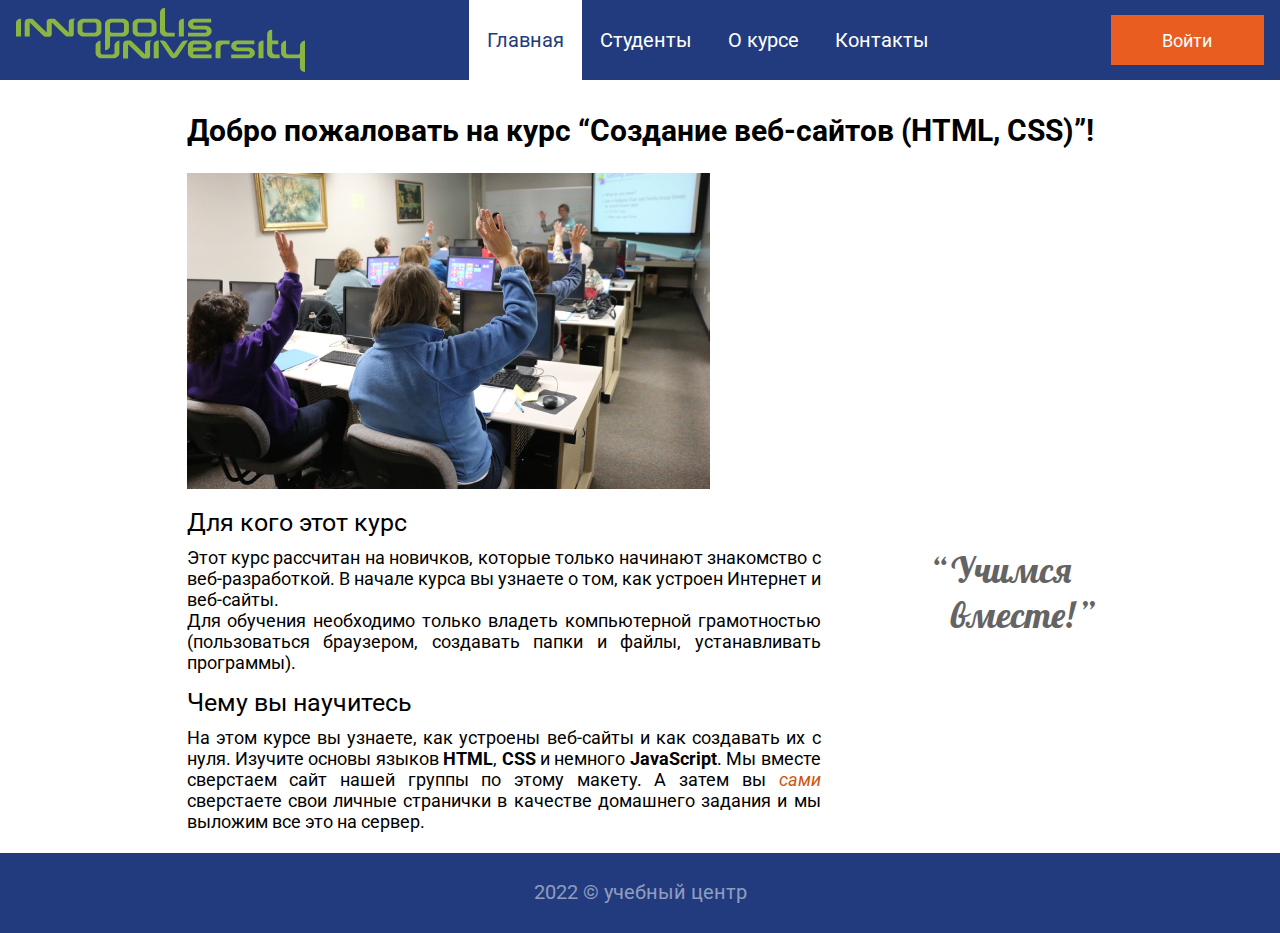
<file: index.html>
<!DOCTYPE html>
<html lang="ru">
  <head>
    <meta charset="UTF-8" />
    <meta http-equiv="X-UA-Compatible" content="IE=edge" />
    <meta name="viewport" content="width=device-width, initial-scale=1.0" />
    <title>Study</title>
    <link rel="stylesheet" href="style/style.css" />
    <link rel="preconnect" href="https://fonts.googleapis.com" />
    <link rel="preconnect" href="https://fonts.gstatic.com" crossorigin />
    <link
      href="https://fonts.googleapis.com/css2?family=Roboto:ital,wght@0,400;0,700;1,400&display=swap"
      rel="stylesheet"
    />
    <link rel="preconnect" href="https://fonts.googleapis.com" />
    <link rel="preconnect" href="https://fonts.gstatic.com" crossorigin />
    <link
      href="https://fonts.googleapis.com/css2?family=Lobster&family=Roboto:ital,wght@0,400;0,700;1,400&display=swap"
      rel="stylesheet"
    />
    <script defer src="js/login-popup.js"></script>
  </head>
  <body>
    <header class="header">
      <img class="header-logo" src="img/header-logo.svg" alt="Логотип Университета Иннополис" />
      <ul class="header-menu">
        <li>
          <a class="header-menu_link header-menu_active-link" href="#">Главная</a>
        </li>
        <li><a class="header-menu_link" href="students.html">Студенты</a></li>
        <li><a class="header-menu_link" href="about.html">О курсе</a></li>
        <li><a class="header-menu_link" href="contacts.html">Контакты</a></li>
      </ul>
      <a class="login-button btn" href="#">Войти</a>
      <div class="login-popup">
        <h2 class="popup-heading">Войти на сайт</h2>
        <form class="popup-form" action="" method="get">
          <input
            class="popup-form-login-input"
            name="login"
            type="text"
            placeholder="Логин"
            required=""
          />
          <input
            class="popup-form-password-input"
            name="password"
            type="password"
            placeholder="Пароль"
            required=""
          />
          <button class="popup-form-button" type="submit">Войти</button>
        </form>
      </div>
    </header>

    <main class="main">
      <h1 class="main-header">Добро пожаловать на курс “Создание веб-сайтов (HTML, CSS)”!</h1>
      <img
        class="main-img"
        src="img/main-img.jpg"
        alt="Фото компьютерного класса"
        width="523"
        height="316"
      />

      <div class="main-course">
        <h2 class="main-course-heading">Для кого этот курс</h2>
        <div class="main-course-block">
          <p class="main-course-block-paragraph">
            Этот курс рассчитан на новичков, которые только начинают знакомство с веб-разработкой. В
            начале курса вы узнаете о том, как устроен Интернет и веб-сайты. <br />
            Для обучения необходимо только владеть компьютерной грамотностью (пользоваться
            браузером, создавать папки и файлы, устанавливать программы).
          </p>

          <aside class="main-course-block-slogan">
            <blockquote class="main-course-block-slogan-text">
              <span class="main-course-block-slogan-text-quotes_left">&#8220;</span>
              Учимся <br />
              вместе!
              <span class="main-course-block-slogan-text-quotes_right">&#8221;</span>
            </blockquote>
          </aside>
        </div>
      </div>

      <div class="main-learn">
        <h2 class="main-learn-heading">Чему вы научитесь</h2>
        <p class="main-learn-paragraph">
          На этом курсе вы узнаете, как устроены веб-сайты и как создавать их с нуля. Изучите основы
          языков <strong>HTML</strong>, <strong>CSS</strong> и немного <strong>JavaScript</strong>.
          Мы вместе сверстаем сайт нашей группы по этому макету. А затем вы <em>сами</em> сверстаете
          свои личные странички в качестве домашнего задания и мы выложим все это на сервер.
        </p>
      </div>
    </main>

    <footer class="footer">
      <p class="footer-сopyright">
        2022 &#169;
        <a class="footer-сopyright-link" href="https://innopolis.university/">учебный центр</a>
      </p>
    </footer>
  </body>
</html>
</file>
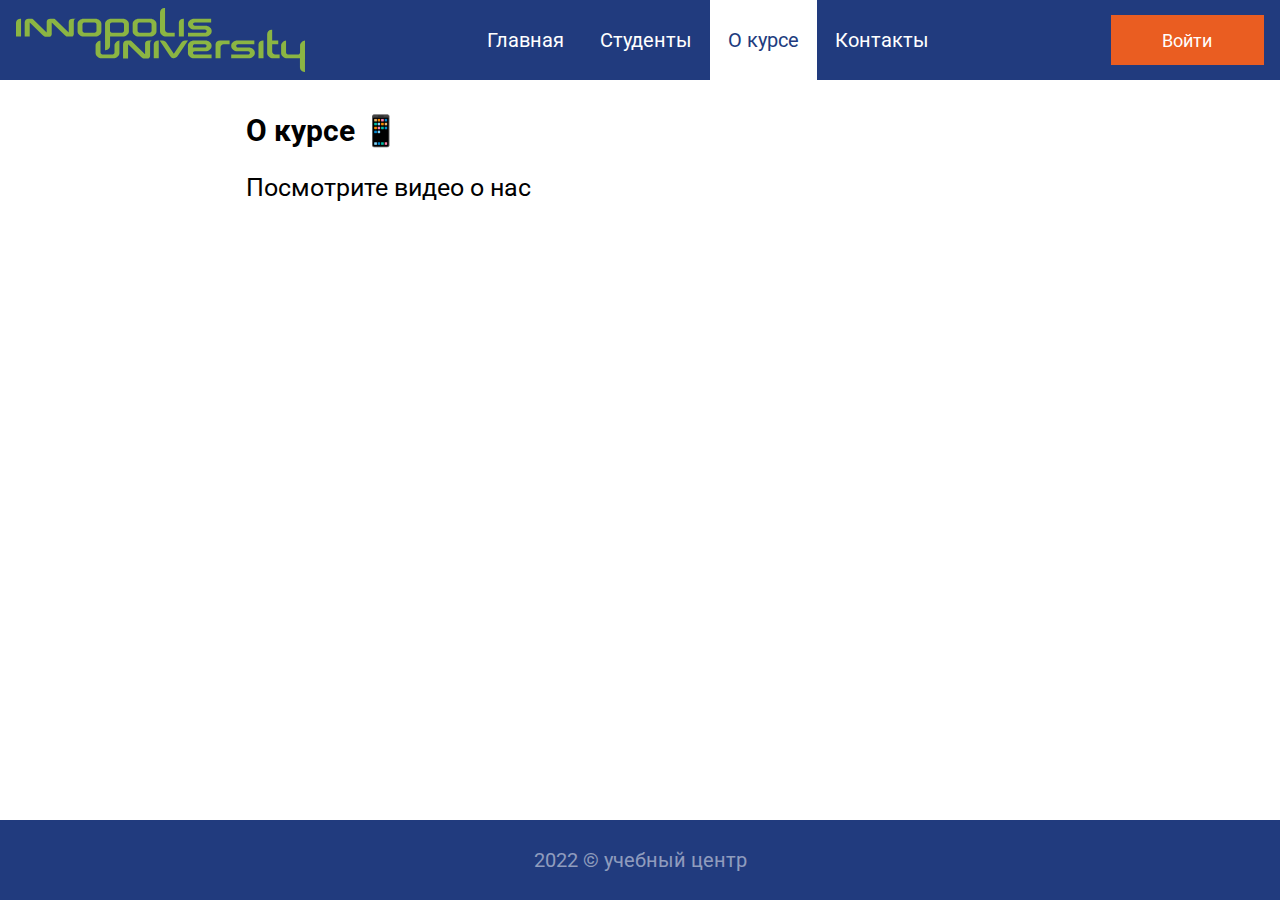
<file: about.html>
<!DOCTYPE html>
<html lang="ru">
  <head>
    <meta charset="UTF-8" />
    <meta http-equiv="X-UA-Compatible" content="IE=edge" />
    <meta name="viewport" content="width=device-width, initial-scale=1.0" />
    <title>About</title>
    <link rel="stylesheet" href="style/style.css" />
    <link rel="preconnect" href="https://fonts.googleapis.com" />
    <link rel="preconnect" href="https://fonts.gstatic.com" crossorigin />
    <link
      href="https://fonts.googleapis.com/css2?family=Roboto:ital,wght@0,400;0,700;1,400&display=swap"
      rel="stylesheet"
    />
    <link rel="preconnect" href="https://fonts.googleapis.com" />
    <link rel="preconnect" href="https://fonts.gstatic.com" crossorigin />
    <link
      href="https://fonts.googleapis.com/css2?family=Lobster&family=Roboto:ital,wght@0,400;0,700;1,400&display=swap"
      rel="stylesheet"
    />
    <script defer src="js/login-popup.js"></script>
  </head>
  <body>
    <header class="header">
      <img class="header-logo" src="img/header-logo.svg" alt="Логотип Университета Иннополис" />
      <ul class="header-menu">
        <li>
          <a class="header-menu_link" href="index.html">Главная</a>
        </li>
        <li>
          <a class="header-menu_link" href="students.html">Студенты</a>
        </li>
        <li>
          <a class="header-menu_link header-menu_active-link" href="#">О курсе</a>
        </li>
        <li><a class="header-menu_link" href="contacts.html">Контакты</a></li>
      </ul>
      <a class="login-button" href="#">Войти</a>
      <div class="login-popup">
        <h2 class="popup-heading">Войти на сайт</h2>
        <form class="popup-form" action="" method="get">
          <input
            class="popup-form-login-input"
            name="login"
            type="text"
            placeholder="Логин"
            required=""
          />
          <input
            class="popup-form-password-input"
            name="password"
            type="password"
            placeholder="Пароль"
            required=""
          />
          <button class="popup-form-button" type="submit">Войти</button>
        </form>
      </div>
    </header>

    <main class="main main-width_about">
      <h1 class="main-header">О курсе &#128241;</h1>
      <h2 class="main-about-heading">Посмотрите видео о нас</h2>
      <div class="main-about-block-video">
        <iframe
          class="main-about-video"
          src="https://www.youtube.com/embed/jfbqsfmjPRw"
          title="YouTube video player"
          frameborder="0"
          allow="accelerometer; autoplay; clipboard-write; encrypted-media; gyroscope; picture-in-picture"
          allowfullscreen
        ></iframe>
      </div>
    </main>

    <footer class="footer">
      <p class="footer-сopyright">
        2022 &#169;
        <a class="footer-сopyright-link" href="https://innopolis.university/">учебный центр</a>
      </p>
    </footer>
  </body>
</html>
</file>
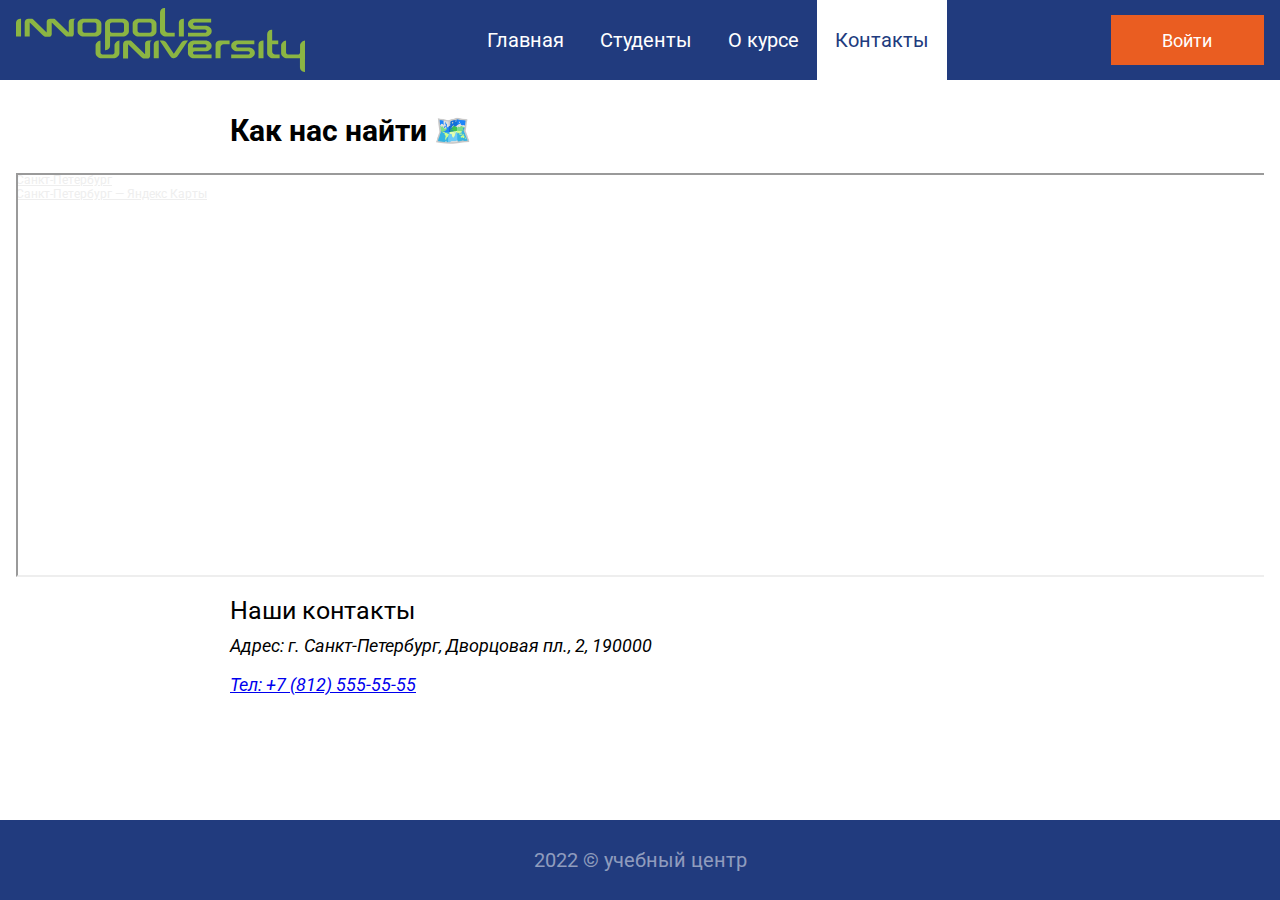
<file: contacts.html>
<!DOCTYPE html>
<html lang="ru">
  <head>
    <meta charset="UTF-8" />
    <meta http-equiv="X-UA-Compatible" content="IE=edge" />
    <meta name="viewport" content="width=device-width, initial-scale=1.0" />
    <title>Contacts</title>
    <link rel="stylesheet" href="style/style.css" />
    <link rel="preconnect" href="https://fonts.googleapis.com" />
    <link rel="preconnect" href="https://fonts.gstatic.com" crossorigin />
    <link
      href="https://fonts.googleapis.com/css2?family=Roboto:ital,wght@0,400;0,700;1,400&display=swap"
      rel="stylesheet"
    />
    <link rel="preconnect" href="https://fonts.googleapis.com" />
    <link rel="preconnect" href="https://fonts.gstatic.com" crossorigin />
    <link
      href="https://fonts.googleapis.com/css2?family=Lobster&family=Roboto:ital,wght@0,400;0,700;1,400&display=swap"
      rel="stylesheet"
    />
    <script defer src="js/login-popup.js"></script>
  </head>
  <body>
    <header class="header">
      <img class="header-logo" src="img/header-logo.svg" alt="Логотип Университета Иннополис" />
      <ul class="header-menu">
        <li>
          <a class="header-menu_link" href="index.html">Главная</a>
        </li>
        <li>
          <a class="header-menu_link" href="students.html">Студенты</a>
        </li>
        <li><a class="header-menu_link" href="about.html">О курсе</a></li>
        <li>
          <a class="header-menu_link header-menu_active-link" href="#">Контакты</a>
        </li>
      </ul>
      <a class="login-button" href="#">Войти</a>
      <div class="login-popup">
        <h2 class="popup-heading">Войти на сайт</h2>
        <form class="popup-form" action="" method="get">
          <input
            class="popup-form-login-input"
            name="login"
            type="text"
            placeholder="Логин"
            required=""
          />
          <input
            class="popup-form-password-input"
            name="password"
            type="password"
            placeholder="Пароль"
            required=""
          />
          <button class="popup-form-button" type="submit">Войти</button>
        </form>
      </div>
    </header>

    <main class="main main-width_contacts">
      <h1 class="main-header main-contacts-header">Как нас найти 🗺️️</h1>
      <div class="main-map" style="position: relative; overflow: hidden">
        <a
          href="https://yandex.ru/maps/2/saint-petersburg/?utm_medium=mapframe&utm_source=maps"
          style="color: #eee; font-size: 12px; position: absolute; top: 0px"
          >Санкт‑Петербург</a
        ><a
          href="https://yandex.ru/maps/2/saint-petersburg/?ll=30.320780%2C59.941247&utm_medium=mapframe&utm_source=maps&z=12"
          style="color: #eee; font-size: 12px; position: absolute; top: 14px"
          >Санкт‑Петербург — Яндекс Карты</a
        ><iframe
          class="main-map-contacts"
          src="https://yandex.ru/map-widget/v1/-/CCUjE2EK0A"
          width="560"
          height="400"
          frameborder="1"
          allowfullscreen="true"
          style="position: relative"
        ></iframe>
      </div>
      <div class="main-contacts">
        <h2 class="main-contacts-heading">Наши контакты</h2>
        <address class="main-our_contacts">
          <p>Адрес: г. Санкт-Петербург, Дворцовая пл., 2, 190000</p>
          <a class="main-our_contacts-phone" href="tel:+78125555555">Тел: +7 (812) 555-55-55</a>
        </address>
      </div>
    </main>

    <footer class="footer">
      <p class="footer-сopyright">
        2022 &#169;
        <a class="footer-сopyright-link" href="https://innopolis.university/">учебный центр</a>
      </p>
    </footer>
  </body>
</html>
</file>
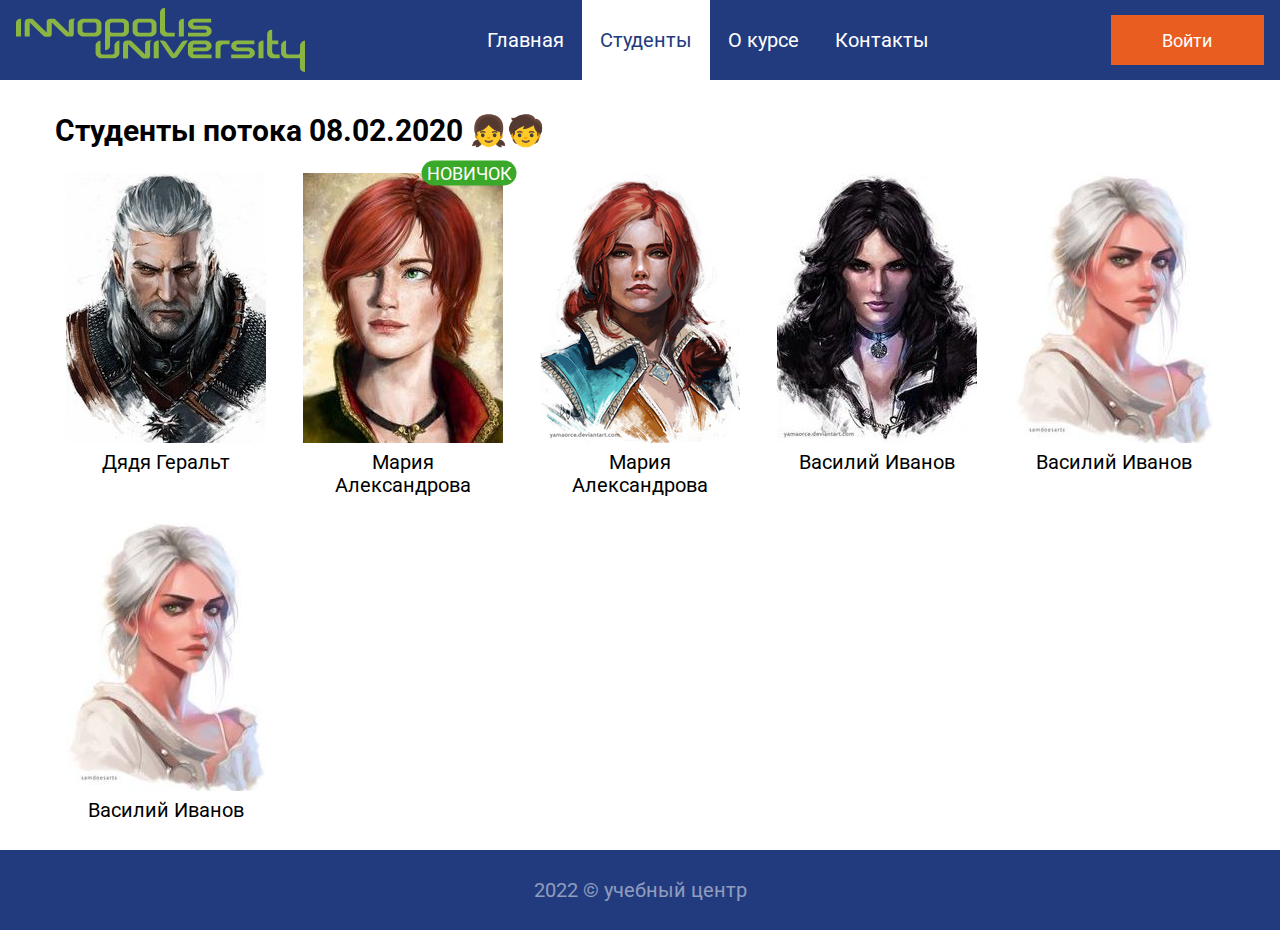
<file: students.html>
<!DOCTYPE html>
<html lang="ru">
  <head>
    <meta charset="UTF-8" />
    <meta http-equiv="X-UA-Compatible" content="IE=edge" />
    <meta name="viewport" content="width=device-width, initial-scale=1.0" />
    <title>Students</title>
    <link rel="stylesheet" href="style/style.css" />
    <link rel="preconnect" href="https://fonts.googleapis.com" />
    <link rel="preconnect" href="https://fonts.gstatic.com" crossorigin />
    <link
      href="https://fonts.googleapis.com/css2?family=Roboto:ital,wght@0,400;0,700;1,400&display=swap"
      rel="stylesheet"
    />
    <link rel="preconnect" href="https://fonts.googleapis.com" />
    <link rel="preconnect" href="https://fonts.gstatic.com" crossorigin />
    <link
      href="https://fonts.googleapis.com/css2?family=Lobster&family=Roboto:ital,wght@0,400;0,700;1,400&display=swap"
      rel="stylesheet"
    />
    <script defer src="js/login-popup.js"></script>
  </head>
  <body>
    <header class="header">
      <img class="header-logo" src="img/header-logo.svg" alt="Логотип Университета Иннополис" />
      <ul class="header-menu">
        <li>
          <a class="header-menu_link" href="index.html">Главная</a>
        </li>
        <li>
          <a class="header-menu_link header-menu_active-link" href="#">Студенты</a>
        </li>
        <li><a class="header-menu_link" href="about.html">О курсе</a></li>
        <li><a class="header-menu_link" href="contacts.html">Контакты</a></li>
      </ul>
      <a class="login-button" href="#">Войти</a>
      <div class="login-popup">
        <h2 class="popup-heading">Войти на сайт</h2>
        <form class="popup-form" action="" method="get">
          <input
            class="popup-form-login-input"
            name="login"
            type="text"
            placeholder="Логин"
            required=""
          />
          <input
            class="popup-form-password-input"
            name="password"
            type="password"
            placeholder="Пароль"
            required=""
          />
          <button class="popup-form-button" type="submit">Войти</button>
        </form>
      </div>
    </header>

    <main class="main main-width_students">
      <h1 class="main-header header-students">Студенты потока 08.02.2020</h1>
      <div class="main-students">
        <a class="main-students-link" href="witcher.html">
          <section class="main-students-card">
            <img class="main-students-card-img" src="img/student-1.jpg" alt="Avatar" />
            <p class="main-students-card-name">Дядя Геральт</p>
          </section>
        </a>
        <a class="main-students-link" href="index.html">
          <section class="main-students-card">
            <img class="main-students-card-img" src="img/student-2.jpg" alt="Avatar" />
            <p class="main-students-card-name">
              Мария <br />
              Александрова
            </p>
            <span class="main-students-card-newbie">Новичок</span>
          </section>
        </a>
        <a class="main-students-link" href="index.html">
          <section class="main-students-card">
            <img class="main-students-card-img" src="img/student-3.jpg" alt="Avatar" />
            <p class="main-students-card-name">
              Мария <br />
              Александрова
            </p>
          </section>
        </a>
        <a class="main-students-link" href="index.html">
          <section class="main-students-card">
            <img class="main-students-card-img" src="img/student-4.jpg" alt="Avatar" />
            <p class="main-students-card-name">Василий Иванов</p>
          </section>
        </a>
        <a class="main-students-link" href="index.html">
          <section class="main-students-card">
            <img class="main-students-card-img" src="img/student-5.jpg" alt="Avatar" />
            <p class="main-students-card-name">Василий Иванов</p>
          </section>
        </a>
        <a class="main-students-link" href="index.html">
          <section class="main-students-card">
            <img class="main-students-card-img" src="img/student-5.jpg" alt="Avatar" />
            <p class="main-students-card-name">Василий Иванов</p>
          </section>
        </a>
      </div>
    </main>

    <footer class="footer">
      <p class="footer-сopyright">
        2022 &#169;
        <a class="footer-сopyright-link" href="https://innopolis.university/">учебный центр</a>
      </p>
    </footer>
  </body>
</html>
</file>
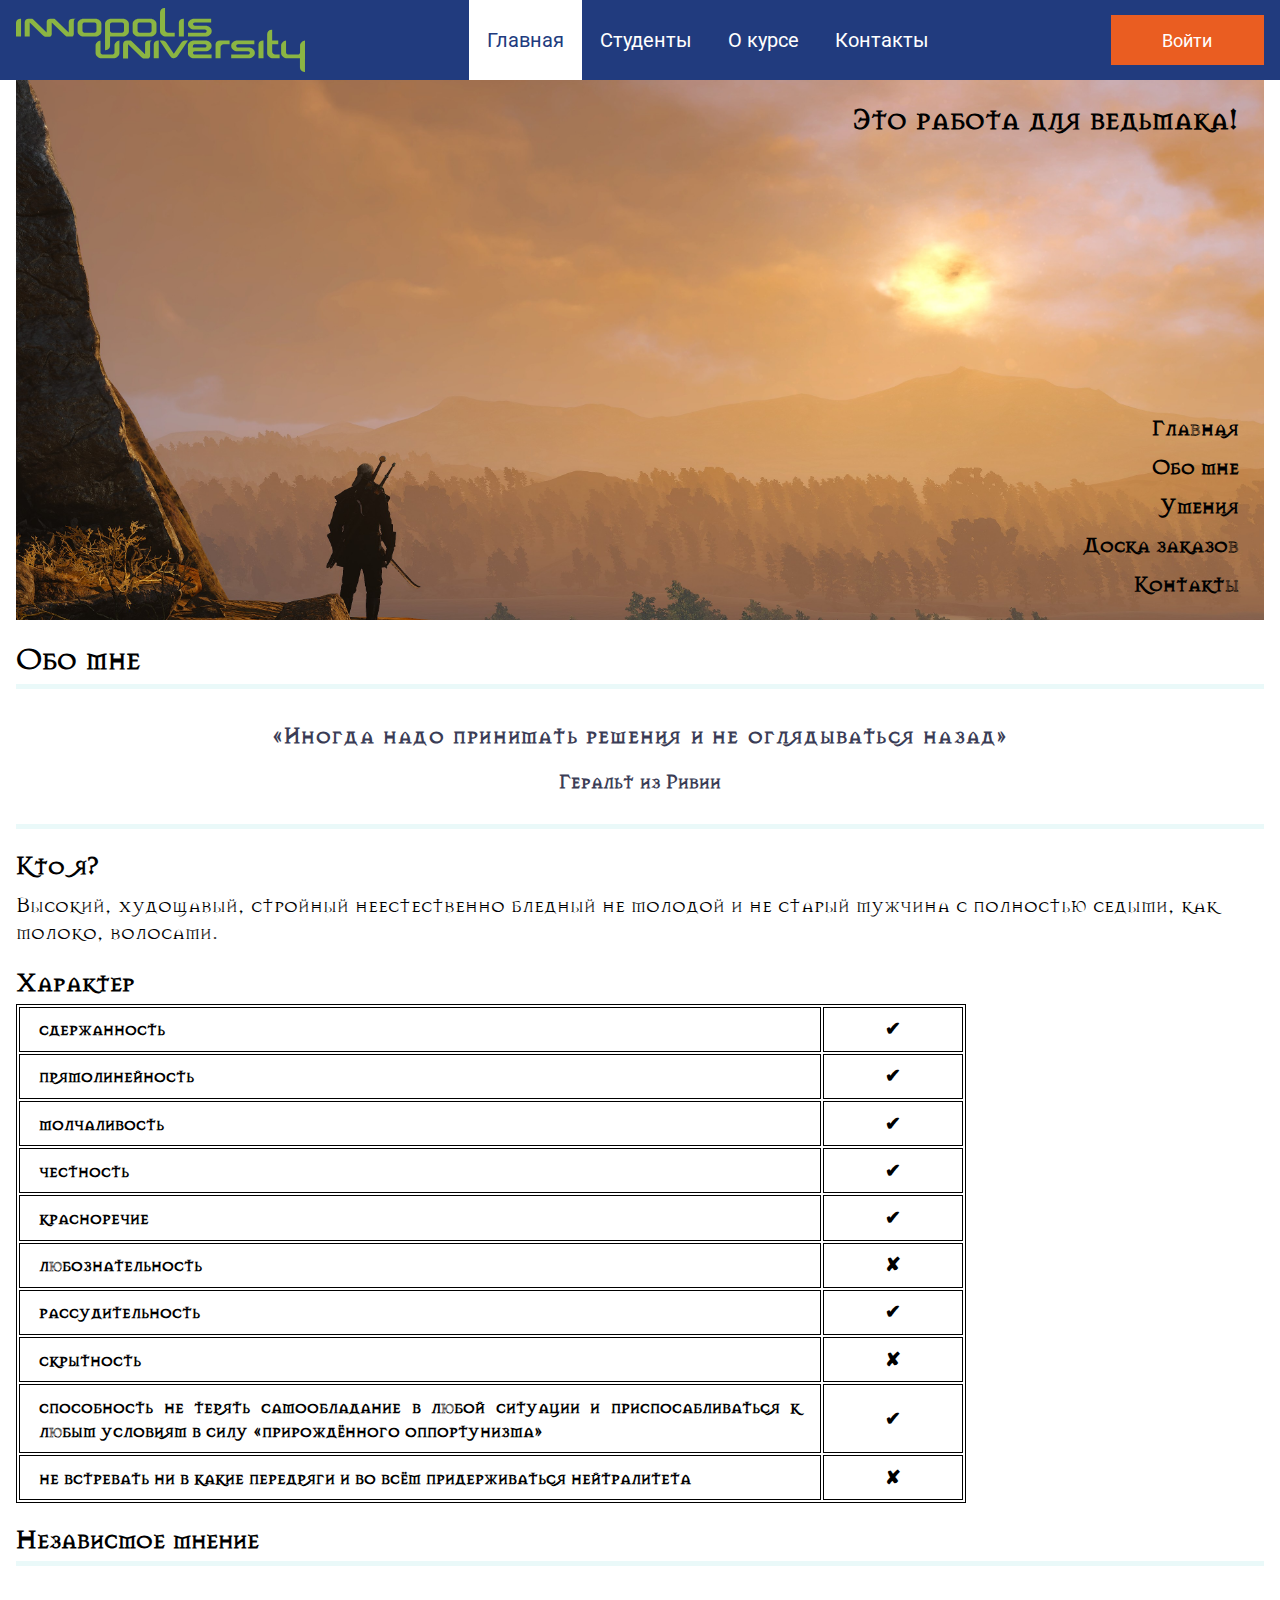
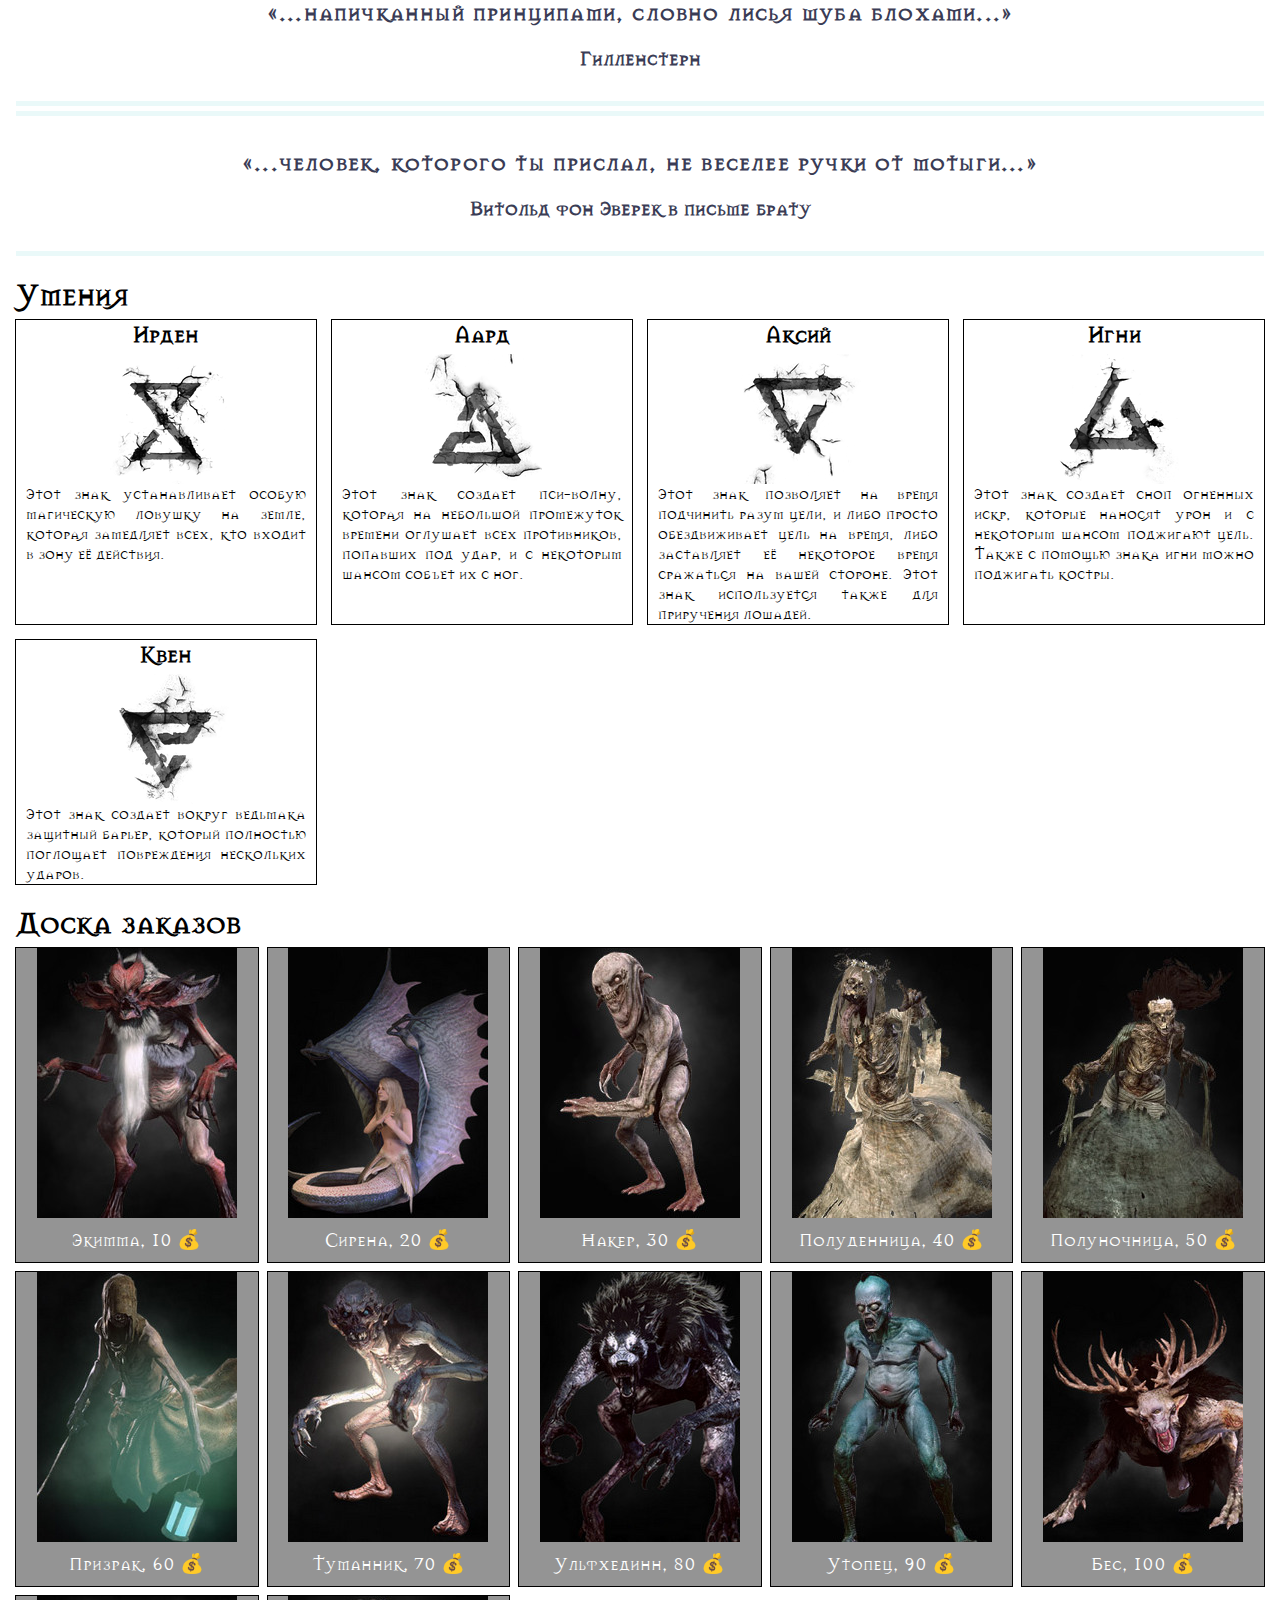
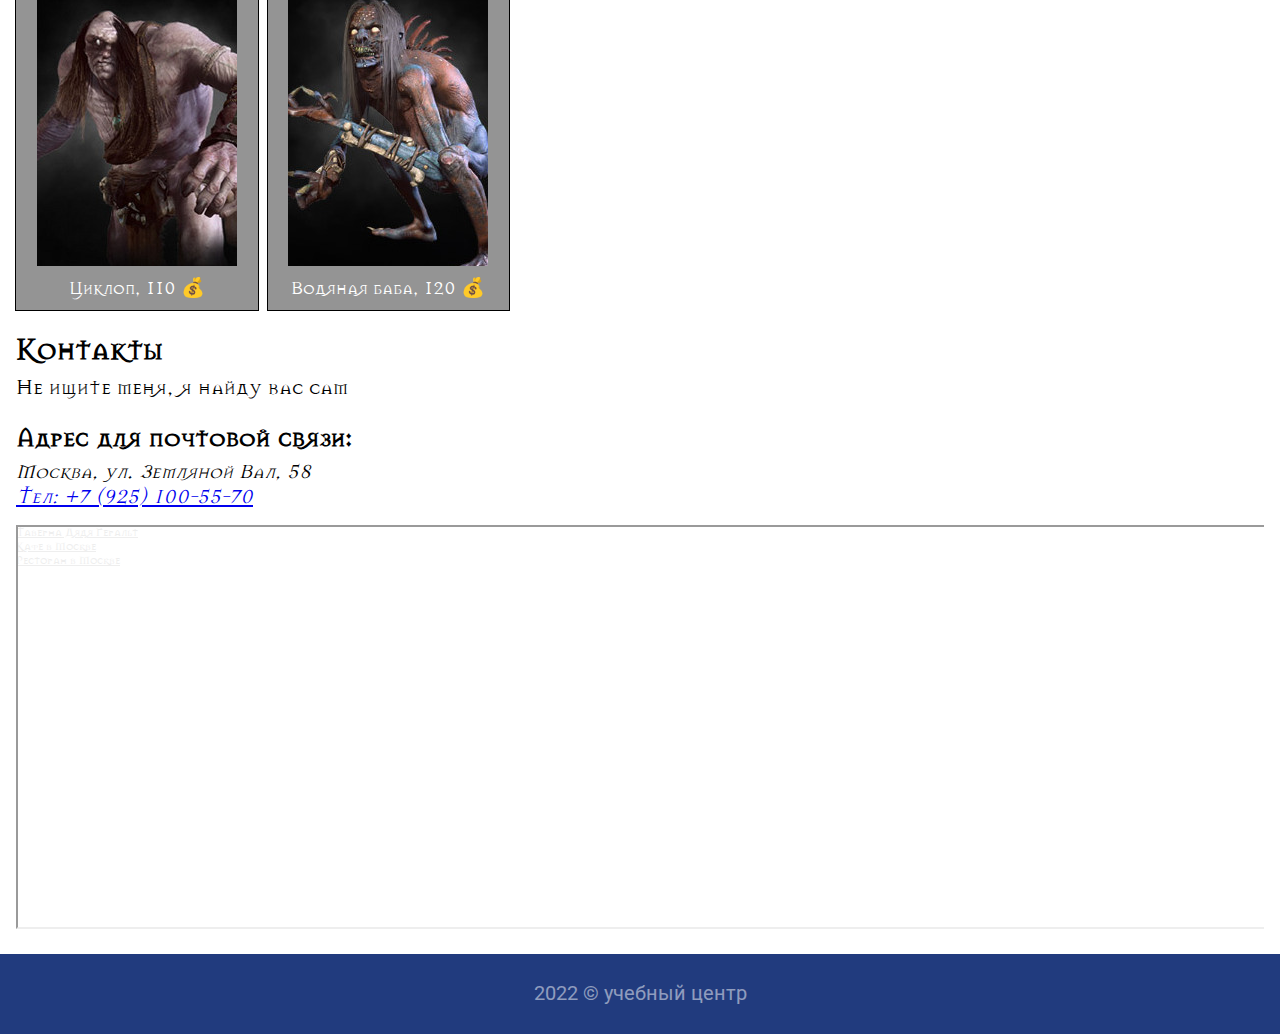
<file: witcher.html>
<!DOCTYPE html>
<html lang="ru">
  <head>
    <meta charset="UTF-8" />
    <meta http-equiv="X-UA-Compatible" content="IE=edge" />
    <meta name="viewport" content="width=device-width, initial-scale=1.0" />
    <title>Это работа для ведьмака!</title>
    <link rel="stylesheet" href="style/style.css" />
    <link rel="preconnect" href="https://fonts.googleapis.com" />
    <link rel="preconnect" href="https://fonts.gstatic.com" crossorigin />
    <link
      href="https://fonts.googleapis.com/css2?family=Roboto:ital,wght@0,400;0,700;1,400&display=swap"
      rel="stylesheet"
    />
    <link rel="preconnect" href="https://fonts.googleapis.com" />
    <link rel="preconnect" href="https://fonts.gstatic.com" crossorigin />
    <link
      href="https://fonts.googleapis.com/css2?family=Lobster&family=Roboto:ital,wght@0,400;0,700;1,400&display=swap"
      rel="stylesheet"
    />
    <script defer src="js/login-popup.js"></script>
  </head>
  <body>
    <header class="header">
      <img class="header-logo" src="img/header-logo.svg" alt="Логотип Университета Иннополис" />
      <ul class="header-menu">
        <li>
          <a class="header-menu_link header-menu_active-link" href="index.html">Главная</a>
        </li>
        <li><a class="header-menu_link" href="students.html">Студенты</a></li>
        <li><a class="header-menu_link" href="about.html">О курсе</a></li>
        <li><a class="header-menu_link" href="contacts.html">Контакты</a></li>
      </ul>
      <a class="login-button" href="#">Войти</a>
      <div class="login-popup">
        <h2 class="popup-heading">Войти на сайт</h2>
        <form class="popup-form" action="" method="get">
          <input
            class="popup-form-login-input"
            name="login"
            type="text"
            placeholder="Логин"
            required=""
          />
          <input
            class="popup-form-password-input"
            name="password"
            type="password"
            placeholder="Пароль"
            required=""
          />
          <button class="popup-form-button" type="submit">Войти</button>
        </form>
      </div>
    </header>

    <main class="main witcher">
      <div class="witcher-header">
        <h1 id="witcher-heading">Это работа для ведьмака!</h1>
        <ul class="witcher-navigation">
          <li><a class="witcher-navigation-link" href="#witcher-heading">Главная</a></li>
          <li><a class="witcher-navigation-link" href="#witcher-about-heading">Обо мне</a></li>
          <li><a class="witcher-navigation-link" href="#witcher-ability-heading">Умения</a></li>
          <li>
            <a class="witcher-navigation-link" href="#witcher-board-heading">Доска заказов</a>
          </li>
          <li><a class="witcher-navigation-link" href="#witcher-contacts-heading">Контакты</a></li>
        </ul>
      </div>

      <div class="witcher-about">
        <h2 id="witcher-about-heading">Обо мне</h2>
        <blockquote class="witcher-about-quote">
          <p>«Иногда надо принимать решения и не оглядываться назад»</p>
          <cite>Геральт из Ривии</cite>
        </blockquote>
        <div class="witcher-about-summary">
          <div class="witcher-about-summary-who">
            <h3>Кто я?</h3>
            <p>
              Высокий, худощавый, стройный неестественно бледный не молодой и не старый мужчина с
              полностью седыми, как молоко, волосами.
            </p>
          </div>
          <div class="witcher-about-summary-character">
            <h3>Характер</h3>
            <table class="table-character">
              <tr class="table-character-row">
                <td>сдержанность</td>
                <td>&#10004;</td>
              </tr>
              <tr class="table-character-row">
                <td>прямолинейность</td>
                <td>&#10004;</td>
              </tr>
              <tr class="table-character-row">
                <td>молчаливость</td>
                <td>&#10004;</td>
              </tr>
              <tr class="table-character-row">
                <td>честность</td>
                <td>&#10004;</td>
              </tr>
              <tr class="table-character-row">
                <td>красноречие</td>
                <td>&#10004;</td>
              </tr>
              <tr class="table-character-row">
                <td>любознательность</td>
                <td>&#10008;</td>
              </tr>
              <tr class="table-character-row">
                <td>рассудительность</td>
                <td>&#10004;</td>
              </tr>
              <tr class="table-character-row">
                <td>скрытность</td>
                <td>&#10008;</td>
              </tr>
              <tr class="table-character-row">
                <td>
                  способность не терять самообладание в любой ситуации и приспосабливаться к любым
                  условиям в силу «прирождённого оппортунизма»
                </td>
                <td>&#10004;</td>
              </tr>
              <tr class="table-character-row">
                <td>не встревать ни в какие передряги и во всём придерживаться нейтралитета</td>
                <td>&#10008;</td>
              </tr>
            </table>
          </div>
          <div class="witcher-about-summary-review">
            <h3>Независмое мнение</h3>
            <blockquote class="witcher-about-summary-review-quote">
              <p>«...напичканный принципами, словно лисья шуба блохами...»</p>
              <cite>Гилленстерн</cite>
            </blockquote>
            <blockquote class="witcher-about-summary-review-quote">
              <p>«...человек, которого ты прислал, не веселее ручки от мотыги...»</p>
              <cite>Витольд фон Эверек в письме брату</cite>
            </blockquote>
          </div>
        </div>
      </div>

      <div class="witcher-ability">
        <h2 id="witcher-ability-heading">Умения</h2>
        <div class="witcher-ability-card">
          <section class="witcher-ability-card-sign">
            <h3 class="sign-heding">Ирден</h3>
            <img class="card-sign-yrden-img" src="img/img-witcher/sign/sign_yrden.png" alt="" />
            <p>
              Этот знак устанавливает особую магическую ловушку на земле, которая замедляет всех,
              кто входит в зону её действия.
            </p>
          </section>
          <section class="witcher-ability-card-sign">
            <h3 class="sign-heding">Аард</h3>
            <img class="card-sign-aard-img" src="img/img-witcher/sign/sign_aard.png" alt="" />
            <p>
              Этот знак создает пси-волну, которая на небольшой промежуток времени оглушает всех
              противников, попавших под удар, и с некоторым шансом собъет их с ног.
            </p>
          </section>
          <section class="witcher-ability-card-sign">
            <h3 class="sign-heding">Аксий</h3>
            <img class="card-sign-axii-img" src="img/img-witcher/sign/sign_axii.png" alt="" />
            <p>
              Этот знак позволяет на время подчинить разум цели, и либо просто обездвиживает цель на
              время, либо заставляет её некоторое время сражаться на вашей стороне. Этот знак
              используется также для приручения лошадей.
            </p>
          </section>
          <section class="witcher-ability-card-sign">
            <h3 class="sign-heding">Игни</h3>
            <img class="card-sign-igni-img" src="img/img-witcher/sign/sign_igni.png" alt="" />
            <p>
              Этот знак создает сноп огненных искр, которые наносят урон и с некоторым шансом
              поджигают цель. Также с помощью знака игни можно поджигать костры.
            </p>
          </section>
          <section class="witcher-ability-card-sign">
            <h3 class="sign-heding">Квен</h3>
            <img class="card-sign-quen-img" src="img/img-witcher/sign/sign_quen.png" alt="" />
            <p>
              Этот знак создает вокруг ведьмака защитный барьер, который полностью поглощает
              повреждения нескольких ударов.
            </p>
          </section>
        </div>
      </div>

      <div class="witcher-board">
        <h2 id="witcher-board-heading">Доска заказов</h2>
        <div class="witcher-board-units">
          <section class="board-units-card">
            <img class="units-card-img" src="img/img-witcher/unit/1.ekimma.jpg" alt="Avatar" />
            <p class="units-card-name">Экимма, 10 &#128176;</p>
          </section>
          <section class="board-units-card">
            <img class="units-card-img" src="img/img-witcher/unit/2.sirena.jpg" alt="Avatar" />
            <p class="units-card-name">Сирена, 20 &#128176;</p>
          </section>
          <section class="board-units-card">
            <img class="units-card-img" src="img/img-witcher/unit/3.naker.jpg" alt="Avatar" />
            <p class="units-card-name">Накер, 30 &#128176;</p>
          </section>
          <section class="board-units-card">
            <img class="units-card-img" src="img/img-witcher/unit/4.poludenicy.jpg" alt="Avatar" />
            <p class="units-card-name">Полуденница, 40 &#128176;</p>
          </section>
          <section class="board-units-card">
            <img
              class="units-card-img"
              src="img/img-witcher/unit/5.polunochnica.jpg"
              alt="Avatar"
            />
            <p class="units-card-name">Полуночница, 50 &#128176;</p>
          </section>
          <section class="board-units-card">
            <img class="units-card-img" src="img/img-witcher/unit/6.prizraki.jpg" alt="Avatar" />
            <p class="units-card-name">Призрак, 60 &#128176;</p>
          </section>
          <section class="board-units-card">
            <img class="units-card-img" src="img/img-witcher/unit/7.tumannik.jpg" alt="Avatar" />
            <p class="units-card-name">Туманник, 70 &#128176;</p>
          </section>
          <section class="board-units-card">
            <img class="units-card-img" src="img/img-witcher/unit/8.ulfhedinn.jpg" alt="Avatar" />
            <p class="units-card-name">Ульфхединн, 80 &#128176;</p>
          </section>
          <section class="board-units-card">
            <img class="units-card-img" src="img/img-witcher/unit/9.utopci.jpg" alt="Avatar" />
            <p class="units-card-name">Утопец, 90 &#128176;</p>
          </section>
          <section class="board-units-card">
            <img class="units-card-img" src="img/img-witcher/unit/10.bes.jpg" alt="Avatar" />
            <p class="units-card-name">Бес, 100 &#128176;</p>
          </section>
          <section class="board-units-card">
            <img class="units-card-img" src="img/img-witcher/unit/11.ciklop.jpg" alt="Avatar" />
            <p class="units-card-name">Циклоп, 110 &#128176;</p>
          </section>
          <section class="board-units-card">
            <img
              class="units-card-img"
              src="img/img-witcher/unit/12.vodnaya-baba.jpg"
              alt="Avatar"
            />
            <p class="units-card-name">Водяная баба, 120 &#128176;</p>
          </section>
        </div>
      </div>

      <div class="witcher-contacts">
        <h2 id="witcher-contacts-heading">Контакты</h2>
        <span>Не ищите меня, я найду вас сам</span>
        <div class="witcher-contacts-post">
          <h3>Адрес для почтовой связи:</h3>
          <address class="witcher-contacts-post-adress">
            <span>Москва, ул. Земляной Вал, 58</span> <br />
            <a class="witcher-contacts-phone" href="tel:+79251005570">Тел: +7 (925) 100-55-70</a>
          </address>
        </div>
        <div class="witcher-contacts-map" style="position: relative; overflow: hidden">
          <a
            href="https://yandex.ru/maps/org/taverna_dyadya_geralt/245212423246/?utm_medium=mapframe&utm_source=maps"
            style="color: #eee; font-size: 12px; position: absolute; top: 0px"
            >Таверна Дядя Геральт</a
          ><a
            href="https://yandex.ru/maps/213/moscow/category/cafe/184106390/?utm_medium=mapframe&utm_source=maps"
            style="color: #eee; font-size: 12px; position: absolute; top: 14px"
            >Кафе в Москве</a
          ><a
            href="https://yandex.ru/maps/213/moscow/category/restaurant/184106394/?utm_medium=mapframe&utm_source=maps"
            style="color: #eee; font-size: 12px; position: absolute; top: 28px"
            >Ресторан в Москве</a
          ><iframe
            class="witcher-contacts-map-coordinates"
            src="https://yandex.ru/map-widget/v1/-/CCUjQXtxCC"
            width="560"
            height="400"
            frameborder="1"
            allowfullscreen="true"
            style="position: relative"
          ></iframe>
        </div>
      </div>
    </main>

    <footer class="footer">
      <p class="footer-сopyright">
        2022 &#169;
        <a class="footer-сopyright-link" href="https://innopolis.university/">учебный центр</a>
      </p>
    </footer>
  </body>
</html>
</file>
<file: style/style.css>
@font-face {
  font-family: "masonchronicles";
  src: url(../fonts/masonchronicles.ttf);
}

body {
  display: flex;
  flex-direction: column;
  min-height: 100vh;
  margin: 0;
  font-family: "Roboto", sans-serif;
  font-style: normal;
  font-weight: 400;
  color: #000000;
}

/* header */
.header {
  box-sizing: border-box;
  width: 100%;
  max-width: 1300px;
  min-height: 80px;
  margin: 0 auto;
  padding: 0 16px;
  display: flex;
  flex-wrap: wrap;
  justify-content: space-between;
  align-items: center;
  background-color: #213b7e;
}

.header-logo {
  max-height: 65px;
  color: #fff;
}

.header-menu {
  display: flex;
  flex-wrap: wrap;
  align-self: stretch;
  list-style: none;
  margin: 0;
  padding: 0;
}

.header-menu > li {
  display: flex;
  min-height: 80px;
}

.header-menu_link {
  display: flex;
  align-items: center;
  text-decoration: none;
  font-size: 20px;
  color: #ffffff;
  padding: 0 18px;
}

.header-menu_link:hover {
  color: #213b7e;
  background-color: #ffffff;
}

.header-menu_active-link {
  color: #213b7e;
  background-color: #ffffff;
  text-decoration: none;
}

.login-button {
  display: flex;
  justify-content: center;
  align-items: center;
  width: 153px;
  min-height: 50px;
  text-decoration: none;
  font-size: 18px;
  color: #fff;
  background-color: #ea5d21;
  position: relative;
}

.btn {
  transition: 1s;
  overflow: hidden;
}

.btn::before {
  content: '';
  display: block;
  position: absolute;
  background: #ea5d21;
  width: 60px;
  height: 100%;
  left: 0;
  top: 0;
  opacity: .5;
  filter: blur(30px);
  transform: translateX(-100px)  skewX(-15deg);
} 

.btn::after {
  content: '';
  display: block;
  position: absolute;
  background: #ea5d21;
  width: 30px;
  height: 100%;
  left: 30px;
  top: 0;
  opacity: 0;
  filter: blur(5px);
  transform: translateX(-100px) skewX(-15deg);
}

.btn:hover {
  background: #fff;
  color: #ea5d21;
  cursor: pointer;
}

.btn:hover::before {
  transform: translateX(300px)  skewX(-15deg);  
  opacity: 0.6;
  transition: 1s;
}

.btn:hover::after {
  transform: translateX(300px) skewX(-15deg);  
  opacity: 1;
  transition: 1s;
} 

/* login-popup */
.login-popup {
  display: none;
  position: fixed;
  z-index: 1;
  bottom: 0;
  left: 50%;
  transform: translate(-50%, -50%);
  box-sizing: border-box;
  width: 100%;
  max-width: 500px;
  min-height: 418px;
  padding: 26px 28px 56px;
  background-color: #fff;
  border: 1px solid #213b7e;
  box-shadow: 5px 5px 4px 0 rgba(0,0,0,0.25);
}

.popup-heading {
  font-weight: 400;
  font-size: 24px;
  line-height: 28px;
  text-align: center;
  margin: 0px 0 36px;
}

.popup-form {
  display: flex;
  flex-direction: column;
  gap: 56px;
}

.popup-form-login-input,
.popup-form-password-input {
  min-width: 350px;
  height: 55px;
  background: #ffffff;
  border: 1px solid #808080;
  font-weight: 400;
  font-size: 24px;
  line-height: 28px;
  color: #808080;
  padding: 17px 0 10px 14px;
  box-sizing: border-box;
}

.popup-form-button {
  width: 153px;
  height: 50px;
  align-self: center;
  font-weight: 400;
  font-size: 18px;
  line-height: 21px;
  color: #ffffff;
  background-color: #ea6113;
  border: none;
}

.popup-form-button:hover {
  background-color: #be4905;
}

/* main */
.main {
  box-sizing: border-box;
  width: 100%;
  max-width: fit-content;
  margin: 0 auto;
  padding: 0 1em;
  flex-grow: 1;
}

.main-header {
  font-weight: 700;
  font-size: 30px;
  line-height: 35px;
  margin: 33px 0 25px;
}

.main-img {
  width: 100%;
  max-width: 523px;
  height: 316px;
  object-fit: cover;
}

.main-course-heading,
.main-learn-heading {
  font-weight: 400;
  font-size: 25px;
  line-height: 29px;
  margin: 15px 0 10px;
}

.main-course-block {
  display: flex;
  flex-wrap: wrap;
  justify-content: space-between;
  gap: 1em;
}

.main-course-block-paragraph,
.main-learn-paragraph {
  width: 100%;
  max-width: 634px;
  font-size: 18px;
  line-height: 1.17;
  text-align: justify;
  margin: 0;
}

.main-course-block-slogan {
  font-family: "Lobster";
  font-style: normal;
  font-weight: 400;
  font-size: 36px;
  line-height: 45px;
  color: #646464;
}

.main-course-block-slogan-text {
  margin: 0;
  display: flex;
  /* position: relative; */
}

/* .main-course-block-slogan-text::before {
  content: '\201C';
  position: absolute;
  left: -35px;
  top: -14px;
  font-size: 64px;
  line-height: 80px;
}

.main-course-block-slogan-text::after {
  content: '\201D';
  position: absolute;
  left: 125px;
  top: 35px;
  font-size: 64px;
  line-height: 80px;
} */

.main-course-block-slogan-text-quotes_left {
  margin-right: 5px;
}

.main-course-block-slogan-text-quotes_right {
  align-self: end;
  margin-left: 5px;
}

.main-learn-paragraph em {
  color: #cf5510;
}

/* Students */
.main-width_students {
  max-width: 1202px;
}

.header-students::after {
  content: ' \1F467 \1F9D2';
}

.main-students {
  display: grid;
  grid-template-columns: repeat(auto-fill, minmax(200px, 1fr));
  gap: 1em;
  /* display: flex;
    flex-wrap: wrap;
    gap: 2vw 3vw; */
}

.main-students-link {
  text-decoration: none;
  color: #000000;
}

.main-students-link:hover {
  outline: 1px solid black;
  opacity: 0.75;
}

.main-students-card {
  display: flex;
  flex-direction: column;
  align-items: center;
  position: relative;
}

.main-students-card-name {
  margin: 8px 0;
  text-align: center;
  font-size: 20px;
  line-height: 23px;
}

.main-students-card-newbie {
  position: absolute;
  top: 0;
  transform: translate(70%, -50%);
  display: flex;
  padding: 2px 5px;
  font-size: 18px;
  line-height: 21px;
  text-transform: uppercase;
  background-color: #3AA828;
  color: #fff;
  border-radius: 20px;
}

/* About */
.main-width_about {
  max-width: 820px;
}

.main-about-heading {
  font-size: 25px;
  font-weight: 400;
  line-height: 29px;
  margin-bottom: 15px;
}

.main-about-block-video {
  aspect-ratio: 16 / 9;
  min-width: 350px;
}

.main-about-video {
  width: 100%;
  height: 100%;
}

/* Contacts */
.main-width_contacts {
  max-width: 1300px;
}

.main-contacts-header {
  margin: 0 auto;
  max-width: 820px;
  margin-top: 33px;
  margin-bottom: 25px;
}

.main-map-contacts {
  width: 100%;
}

.main-contacts-heading {
  font-size: 25px;
  font-weight: 400;
  line-height: 29px;
  margin: 0 auto;
  max-width: 820px;
  margin-top: 15px;
  margin-bottom: 10px;
}

.main-our_contacts {
  font-size: 18px;
  line-height: 21px;
  max-width: 820px;
  margin: 0 auto;
}

.main-our_contacts > p {
  margin-top: 0;
}

.main-our_contacts-phone {
  max-width: 820px;
  margin: 0 auto;
}

/* witcher */
.witcher {
  max-width: 1300px;
  font-family: "masonchronicles";
}

#witcher-heading {
  font-weight: 700;
  font-size: 2em;
  line-height: 1.17;
  margin-right: 25px;
}

.witcher-header {
  background-image: url(../img/witcher-background.jpg);
  background-position: center;
  background-size: cover;
  height: 60vh;
  display: flex;
  align-items: flex-end;
  flex-direction: column;
  justify-content: space-between;
}

.witcher-img {
  width: 30vw;
  min-width: 300px;
}

.witcher-navigation {
  list-style-type: none;
  margin-right: 25px;
  display: flex;
  flex-direction: column;
  align-items: flex-end;
  gap: 12px;
  font-size: 1.4em;
  font-weight: 700;
}

.witcher-navigation-link {
  text-decoration: none;
  color: rgb(0, 0, 0);
}

.witcher-navigation-link:hover {
  color: rgb(255, 255, 255);
}

#witcher-about-heading {
  font-size: 2em;
  margin: 20px 0 5px;
}

.witcher-about-quote,
.witcher-about-summary-review-quote {
  margin: 0;
  background: white;
  border-top: 5px solid #eaf9f9;
  border-bottom: 5px solid #eaf9f9;
  color: #3a3c55;
  padding: 30px;
  font-weight: 600;
  text-align: center;
  margin-bottom: 5px;
}

.witcher-about-quote p,
.witcher-about-summary-review-quote p {
  margin: 0 0 16px;
  font-size: 1.5em;
  letter-spacing: 0.05em;
  line-height: 1.4;
}

.witcher-about-quote cite,
.witcher-about-summary-review-quote cite {
  font-style: normal;
  font-size: 1.3em;
}

.witcher-about-summary-who > h3 {
  font-size: 1.7em;
  margin: 20px 0 5px;
}

.witcher-about-summary-who > p {
  font-size: 1.4em;
  margin: 10px 0 0px;
}

.witcher-about-summary-character > h3 {
  font-size: 1.7em;
  margin: 20px 0 5px;
}

.table-character {
  border: 1px solid black;
  text-align: justify;
  font-size: 1.2em;
  font-weight: 600;
  max-width: 950px;
  min-width: 400px;
}

.table-character td {
  border: 1px solid black;
  padding: 0.5em 1em;
}

.table-character td:nth-child(even) {
  width: 100px;
  text-align: center;
}

.witcher-about-summary-review > h3 {
  font-size: 1.7em;
  margin: 20px 0 5px;
}

#witcher-ability-heading {
  font-size: 2em;
  margin: 20px 0 5px;
}

.witcher-ability-card {
  display: grid;
  grid-template-columns: repeat(auto-fit, minmax(240px, 1fr));
  gap: 1em;
}

.witcher-ability-card-sign {
  display: flex;
  flex-direction: column;
  align-items: center;
  outline: 1px solid black;
}

.sign-heding {
  font-size: 1.5em;
  margin: 0px 0px 5px;
}

.witcher-ability-card-sign p {
  text-align: justify;
  padding: 0px 10px;
  margin: 0;
}

#witcher-board-heading {
  font-size: 2em;
  margin: 20px 0 5px;
}

.witcher-board-units {
  display: grid;
  grid-template-columns: repeat(auto-fit, minmax(200px, 1fr));
  gap: 10px;
}

.board-units-card {
  display: flex;
  flex-direction: column;
  align-items: center;
  background-color: #949494;
  color: #fff;
  outline: 1px solid black;
}

.board-units-card:hover {
  display: flex;
  flex-direction: column;
  align-items: center;
  opacity: 0.7;
  color: #fff;
}

.units-card-name {
  font-size: 1.2em;
  margin: 10px 0;
}

#witcher-contacts-heading {
  font-size: 2em;
  margin: 20px 0 5px;
}

.witcher-contacts > span {
  font-size: 1.4em;
}

.witcher-contacts-post {
  margin-bottom: 1em;
}

.witcher-contacts-post > h3 {
  font-size: 1.7em;
  margin: 20px 0 5px;
}

.witcher-contacts-post > span {
  font-size: 1.4em;
}

.witcher-contacts-post-adress {
  font-size: 1.3em;
}

.witcher-contacts-map-coordinates {
  width: 100%;
}

/* footer */
.footer {
  box-sizing: border-box;
  width: 100%;
  max-width: 1300px;
  min-height: 80px;
  margin: 0 auto;
  margin-top: 20px;
  padding: 0 16px;
  background-color: #213b7e;
  display: flex;
  flex-wrap: wrap;
  justify-content: center;
  align-items: center;
}

.footer-сopyright {
  font-size: 20px;
  line-height: 23px;
  color: rgba(255, 255, 255, 0.5);
}

.footer-сopyright-link {
  text-decoration: none;
  color: rgba(255, 255, 255, 0.5);
}

.footer-сopyright-link:hover {
  text-decoration: none;
  color: rgba(255, 255, 255);
}

/* Responsive */

@media (max-width: 970px) {
  body {
    min-width: 350px;
  }

  .header {
    justify-content: center;
    padding: 1em 16px;
    gap: 1em;
  }

  .header-logo {
    width: 100%;
    max-height: 80px;
  }

  .header-menu {
    justify-content: center;
  }
}

@media (max-width: 865px) {
  .main-course-block-slogan {
    margin: 0 auto;
  }
}

@media (max-width: 692px) {
  .header-students {
    text-align: center;
  }

  #witcher-heading {
    align-self: center;
    margin: 15px 10px;
  }

  h2, h3 {
    text-align: center;
  }
}

@media (max-width: 544px) {
  .witcher-ability-card {
    display: flex;
    flex-direction: column;
    align-items: center;
  }

  .witcher-ability-card-sign {
    max-width: 340px;
  }
}

@media (max-width: 488px) {
  .main-header {
    text-align: center;
  }

  .main-course-heading,
  .main-learn-heading {
    text-align: center;
  }

  .main-students {
    flex-direction: column;
  }

  .main-about-heading {
    text-align: center;
  }

  .main-contacts-heading {
    text-align: center;
  }
}

@media (max-width: 458px) {
  
  .witcher-board-units {
    display: flex;
    flex-direction: column;
    align-items: center;
  }

  .board-units-card {
    min-width: 220px;
  }
}

@media (max-width: 453px) {
  #witcher-heading {
    text-align: center;
    margin: 15px 10px;
  }
}

@media (max-width: 400px) {
  .header {
    justify-content: center;
    padding: 1em 16px;
    gap: 1em;
    flex-direction: column;
  }

  .header-logo {
    width: 100%;
    max-height: 80px;
  }

  .header-menu {
    display: flex;
    flex-direction: column;
    flex-wrap: nowrap;
  }

  .header-menu li {
    padding: 1%;
    justify-content: center;
  }

  .main-header {
    text-align: center;
  }

  .main-course-header,
  .main-learn-header {
    text-align: center;
  }

  .main-students {
    flex-direction: column;
  }
}

/* JS */
.header-menu_active-link {
  color: #213b7e;
  background-color: #fff;
  text-decoration: none;
}

.show-popup {
  display: block;
}
</file>
